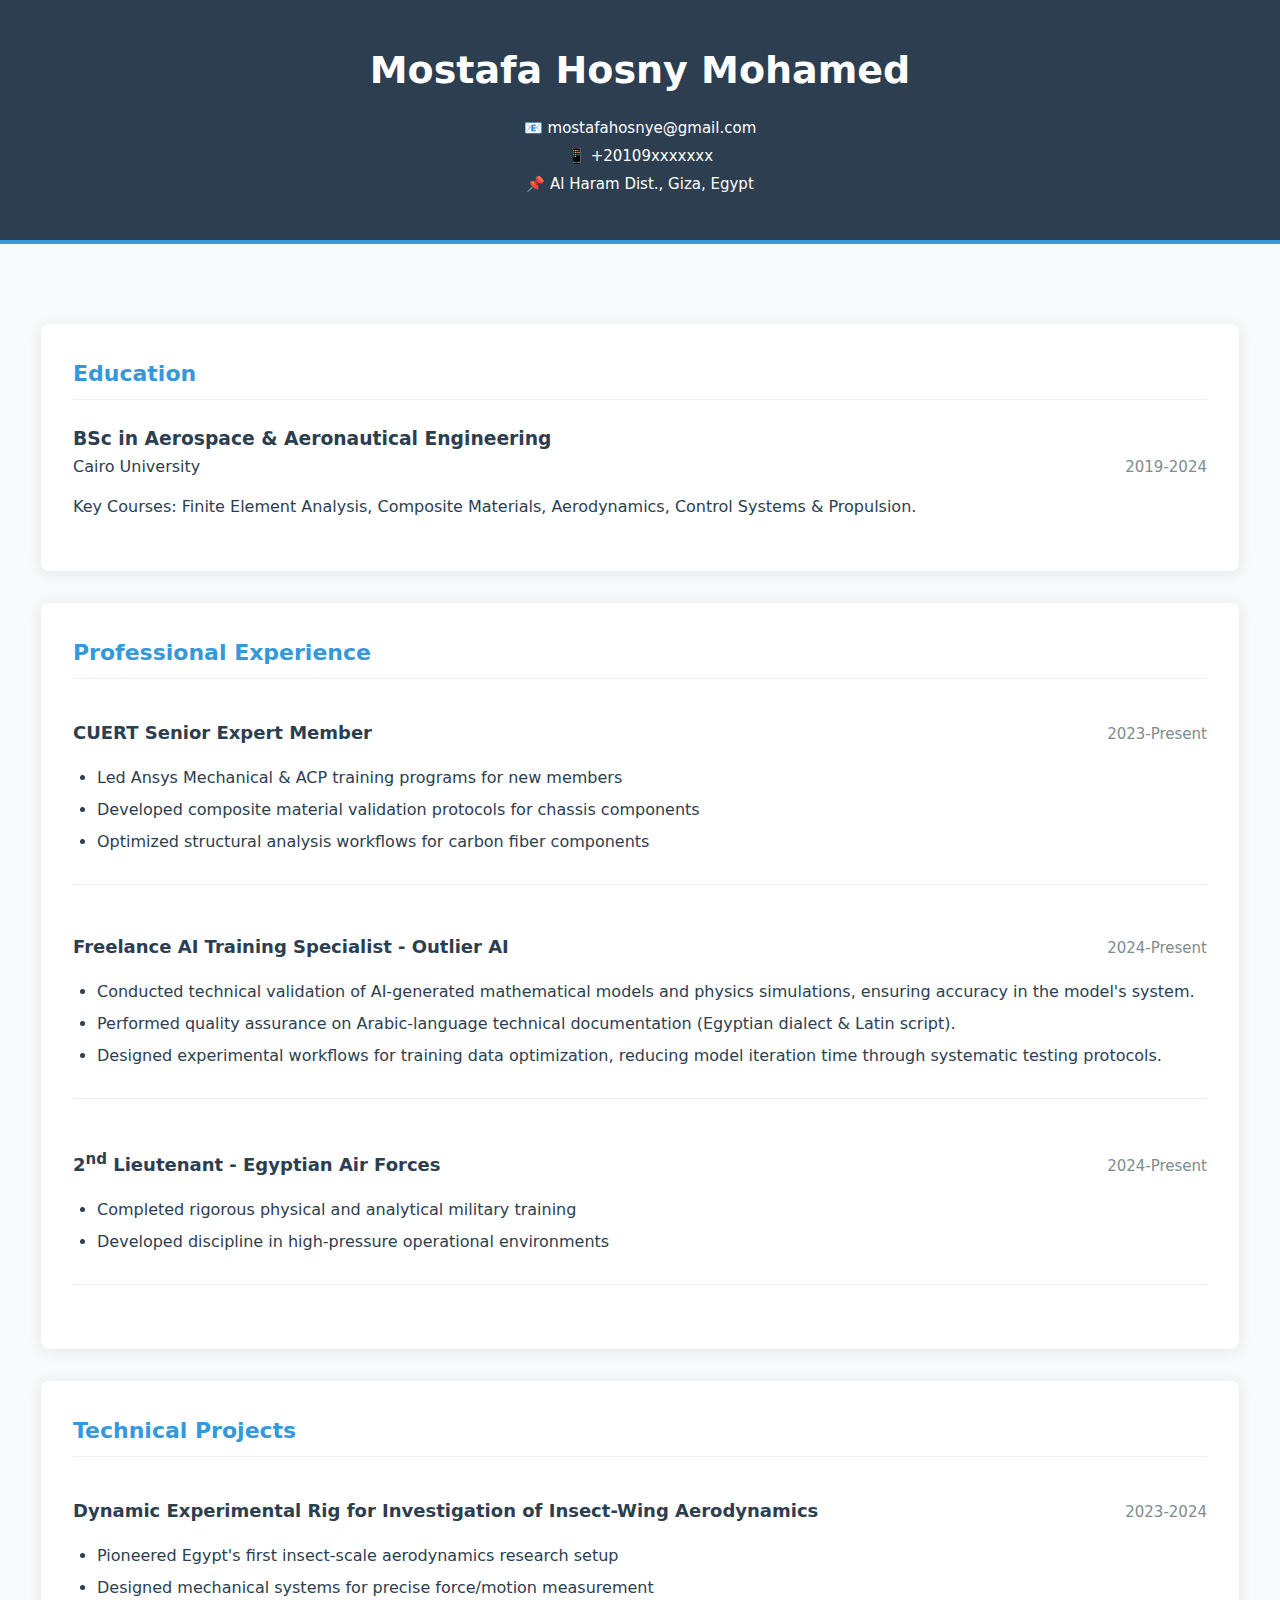
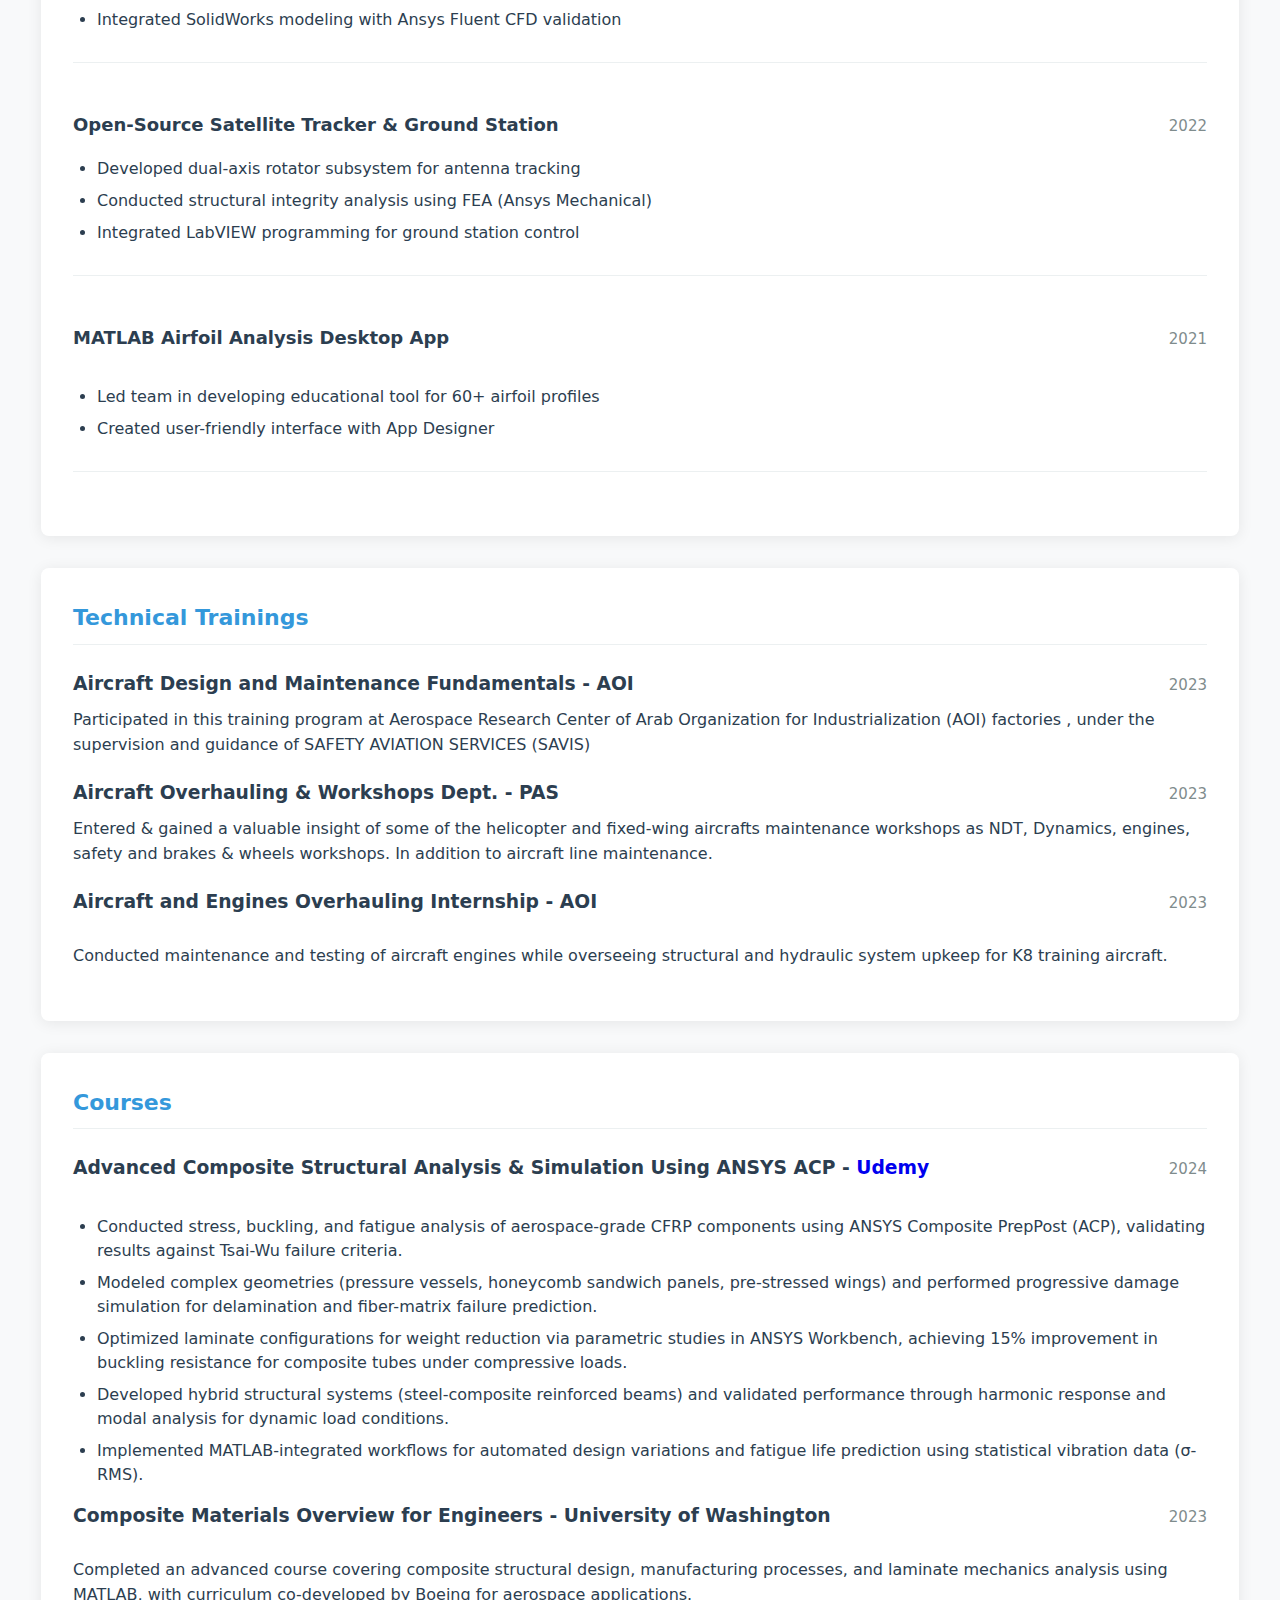
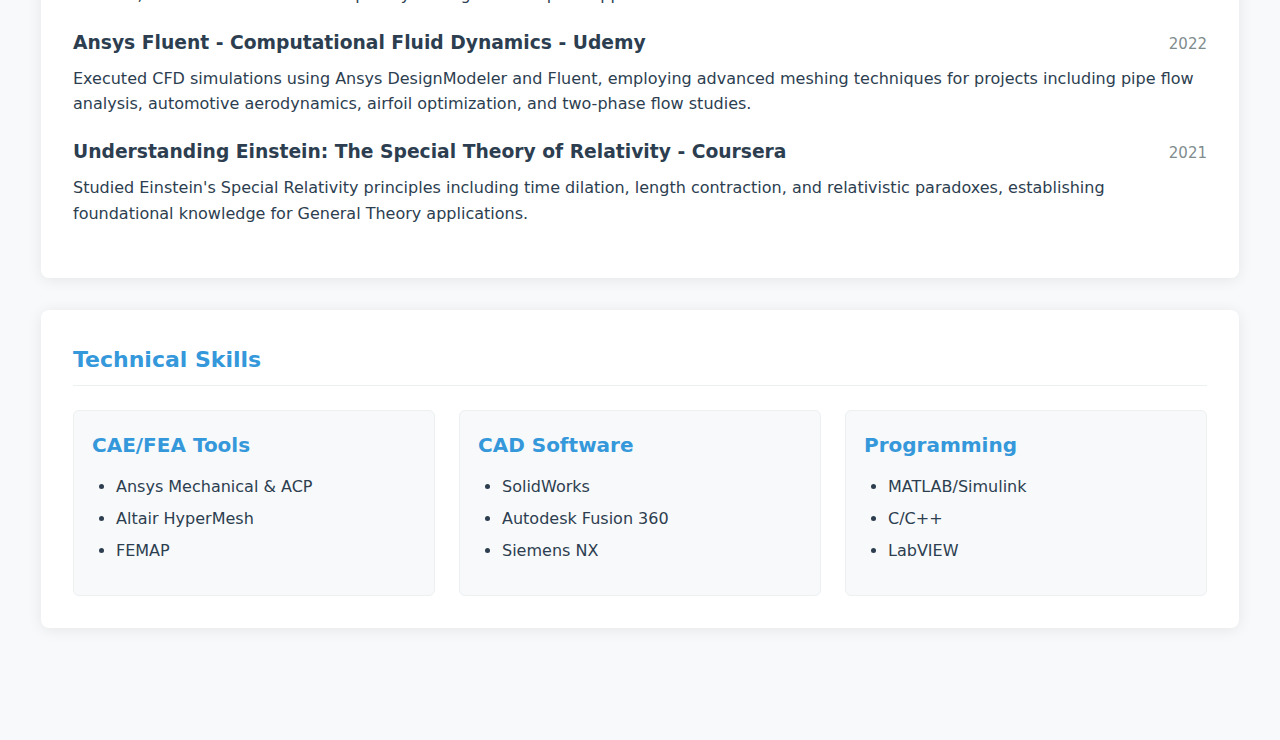
<file: index.html>
<!DOCTYPE html>
<html lang="en">
<head>
    <meta charset="UTF-8">
    <meta name="viewport" content="width=device-width, initial-scale=1.0">
    <title>Mostafa Hosny - Aerospace Engineer</title>
    <link rel="stylesheet" href="style.css">
</head>
<body>
    <header class="header">
        <h1>Mostafa Hosny Mohamed</h1>
        <div class="contact_info">
            <p>📧 mostafahosnye@gmail.com </p> 
            <p>📱 +20109xxxxxxx</p>
            <p>📌 Al Haram Dist., Giza, Egypt </p>
        </div>
    </header>

    <main class="container">
        <!-- Education Section -->
        <section class="section">
            <h2>Education</h2>
            <div class="edu_info">
                <h3>BSc in Aerospace & Aeronautical Engineering</h3>
                <div class="title-date-container">
                    <p class="institution">Cairo University </p>
                    <span class="date">2019-2024</span>
                </div>
                <p class="key-courses"> Key Courses: Finite Element Analysis, Composite Materials, Aerodynamics, Control Systems & Propulsion.</p>
            </div>
        </section>

        <!-- Professional Experience -->
        <section class="section">
            <h2>Professional Experience</h2>
            <div class="experience-item">
                <div class="title-date-container">
                    <h3>CUERT Senior Expert Member</h3>
                    <span class="date">2023-Present</span>
                </div>
                <ul>
                    <li>Led Ansys Mechanical & ACP training programs for new members</li>
                    <li>Developed composite material validation protocols for chassis components</li>
                    <li>Optimized structural analysis workflows for carbon fiber components</li>
                </ul>
            </div>
            
            <div class="experience-item">
                <div class="title-date-container">
                    <h3>Freelance AI Training Specialist - Outlier AI</h3>
                    <span class="date">2024-Present</span>
                </div>
                    <ul>
                        <li>Conducted technical validation of AI-generated mathematical models and physics simulations, ensuring accuracy in the model's system.</li>
                        <li>Performed quality assurance on Arabic-language technical documentation (Egyptian dialect & Latin script).</li>
                        <li>Designed experimental workflows for training data optimization, reducing model iteration time through systematic testing protocols.</li>
                    </ul>
            </div>
            
            <div class="experience-item">
                
                <div class="title-date-container">
                    <h3>2<sup>nd</sup> Lieutenant - Egyptian Air Forces</h3>
                    <span class="date">2024-Present</span>
                </div>
                
                <ul>
                    <li>Completed rigorous physical and analytical military training</li>
                    <li>Developed discipline in high-pressure operational environments</li>
                </ul>
            </div>
        </section>

        <!-- Technical Projects -->
        <section class="section">
            <h2>Technical Projects</h2>
            
            <div class="project-item">
                <div class="title-date-container">
                    <h3>Dynamic Experimental Rig for Investigation of Insect-Wing Aerodynamics</h3>
                    <span class="date">2023-2024</span>
                </div>

                <ul>
                    <li>Pioneered Egypt's first insect-scale aerodynamics research setup</li>
                    <li>Designed mechanical systems for precise force/motion measurement</li>
                    <li>Integrated SolidWorks modeling with Ansys Fluent CFD validation</li>
                </ul>
            </div>

            <div class="project-item">
                <div class="title-date-container">
                    <h3>Open-Source Satellite Tracker & Ground Station</h3>
                    <span class="date">2022</span>
                </div>

                <ul>
                    <li>Developed dual-axis rotator subsystem for antenna tracking</li>
                    <li>Conducted structural integrity analysis using FEA (Ansys Mechanical)</li>
                    <li>Integrated LabVIEW programming for ground station control</li>
                </ul>
            </div>

            <div class="project-item">
                <div class="title-date-container">
                    <h3>MATLAB Airfoil Analysis Desktop App</h3>
                    <p class="date">2021</p>
                </div>

                <ul>
                    <li>Led team in developing educational tool for 60+ airfoil profiles</li>
                    <li>Created user-friendly interface with App Designer</li>
                </ul>
            </div>
        </section>

        <!-- Trainings -->
        <section class="section">
            <h2>Technical Trainings</h2>
            
            <div class="training-item">
                <div class="title-date-container">
                    <h3>Aircraft Design and Maintenance Fundamentals - AOI</h3>
                    <span class="date">2023</span>
                </div>
                <p>Participated in this training program at Aerospace Research Center of Arab Organization for Industrialization
                    (AOI) factories , under the supervision and guidance of SAFETY AVIATION SERVICES (SAVIS)</p>
            </div>

            <div class="training-item">
                <div class="title-date-container">
                    <h3>Aircraft Overhauling & Workshops Dept. - PAS</h3>
                    <span class="date">2023</span>
                </div>
                <p>Entered & gained a valuable insight of some of the helicopter and fixed-wing aircrafts maintenance workshops
                    as NDT, Dynamics, engines, safety and brakes & wheels workshops. In addition to aircraft line maintenance.</p>
            </div>

            <div class="training-item">
                <div class="title-date-container">
                    <h3>Aircraft and Engines Overhauling Internship - AOI</h3>
                    <p class="date">2023</p>
                </div>
                <p>Conducted maintenance and testing of aircraft engines while overseeing structural and hydraulic system upkeep for K8 training aircraft.</p>
            </div>
        </section>     

        <!-- Courses -->
         
        <section class="section">
            <h2>Courses</h2>
            <div class="training-item">
                <div class="title-date-container">
                    <h3>Advanced Composite Structural Analysis & Simulation Using ANSYS ACP - <a href="https://www.udemy.com/course/ansys-tutorial/?referralCode=5AE22462BA44DB4CE9E3&couponCode=CP130525">Udemy</a></h3>
                    <p class="date">2024</p>
                </div>
                <ul>
                    <li>Conducted stress, buckling, and fatigue analysis of aerospace-grade CFRP components using ANSYS Composite PrepPost (ACP), validating results against Tsai-Wu failure criteria.</li>
                    <li>Modeled complex geometries (pressure vessels, honeycomb sandwich panels, pre-stressed wings) and performed progressive damage simulation for delamination and fiber-matrix failure prediction.</li>
                    <li>Optimized laminate configurations for weight reduction via parametric studies in ANSYS Workbench, achieving 15% improvement in buckling resistance for composite tubes under compressive loads.</li>
                    <li>Developed hybrid structural systems (steel-composite reinforced beams) and validated performance through harmonic response and modal analysis for dynamic load conditions.</li>
                    <li>Implemented MATLAB-integrated workflows for automated design variations and fatigue life prediction using statistical vibration data (σ-RMS).</li>
                </ul>
            </div>
            <div class="training-item">
                <div class="title-date-container">
                    <h3>Composite Materials Overview for Engineers - University of Washington</h3>
                    <p class="date">2023</p>
                </div>
                <p>Completed an advanced course covering composite structural design, manufacturing processes, and laminate mechanics analysis using MATLAB, with curriculum co-developed by Boeing for aerospace applications.</p>
            </div>

            <div class="training-item">
                <div class="title-date-container">
                    <h3>Ansys Fluent - Computational Fluid Dynamics - Udemy</h3>
                    <span class="date">2022</span>
                </div>
                <p>Executed CFD simulations using Ansys DesignModeler and Fluent, employing advanced meshing techniques for projects including pipe flow analysis, automotive aerodynamics, airfoil optimization, and two-phase flow studies.</p>
                
            </div>

            <div class="training-item">
                <div class="title-date-container">
                    <h3>Understanding Einstein: The Special Theory of Relativity - Coursera</h3>
                    <span class="date">2021</span>
                </div>
                <p>Studied Einstein's Special Relativity principles including time dilation, length contraction, and relativistic paradoxes, establishing foundational knowledge for General Theory applications.</p>
            </div>


        </section>        

        <!-- Skills Section -->
        <section class="section">
            <h2>Technical Skills</h2>
            <div class="skills-div">
                <div class="skill-cat">
                    <h4>CAE/FEA Tools</h4>
                    <ul>
                        <li>Ansys Mechanical & ACP</li>
                        <li>Altair HyperMesh</li>
                        <li>FEMAP</li>
                    </ul>
                </div>

                <div class="skill-cat">
                    <h4>CAD Software</h4>
                    <ul>
                        <li>SolidWorks</li>
                        <li>Autodesk Fusion 360</li>
                        <li>Siemens NX</li>
                    </ul>
                </div>

                <div class="skill-cat">
                    <h4>Programming</h4>
                    <ul>
                        <li>MATLAB/Simulink</li>
                        <li>C/C++</li>
                        <li>LabVIEW</li>
                    </ul>
                </div>
            </div>
        </section>
    </main>
</body>
</html>
</file>
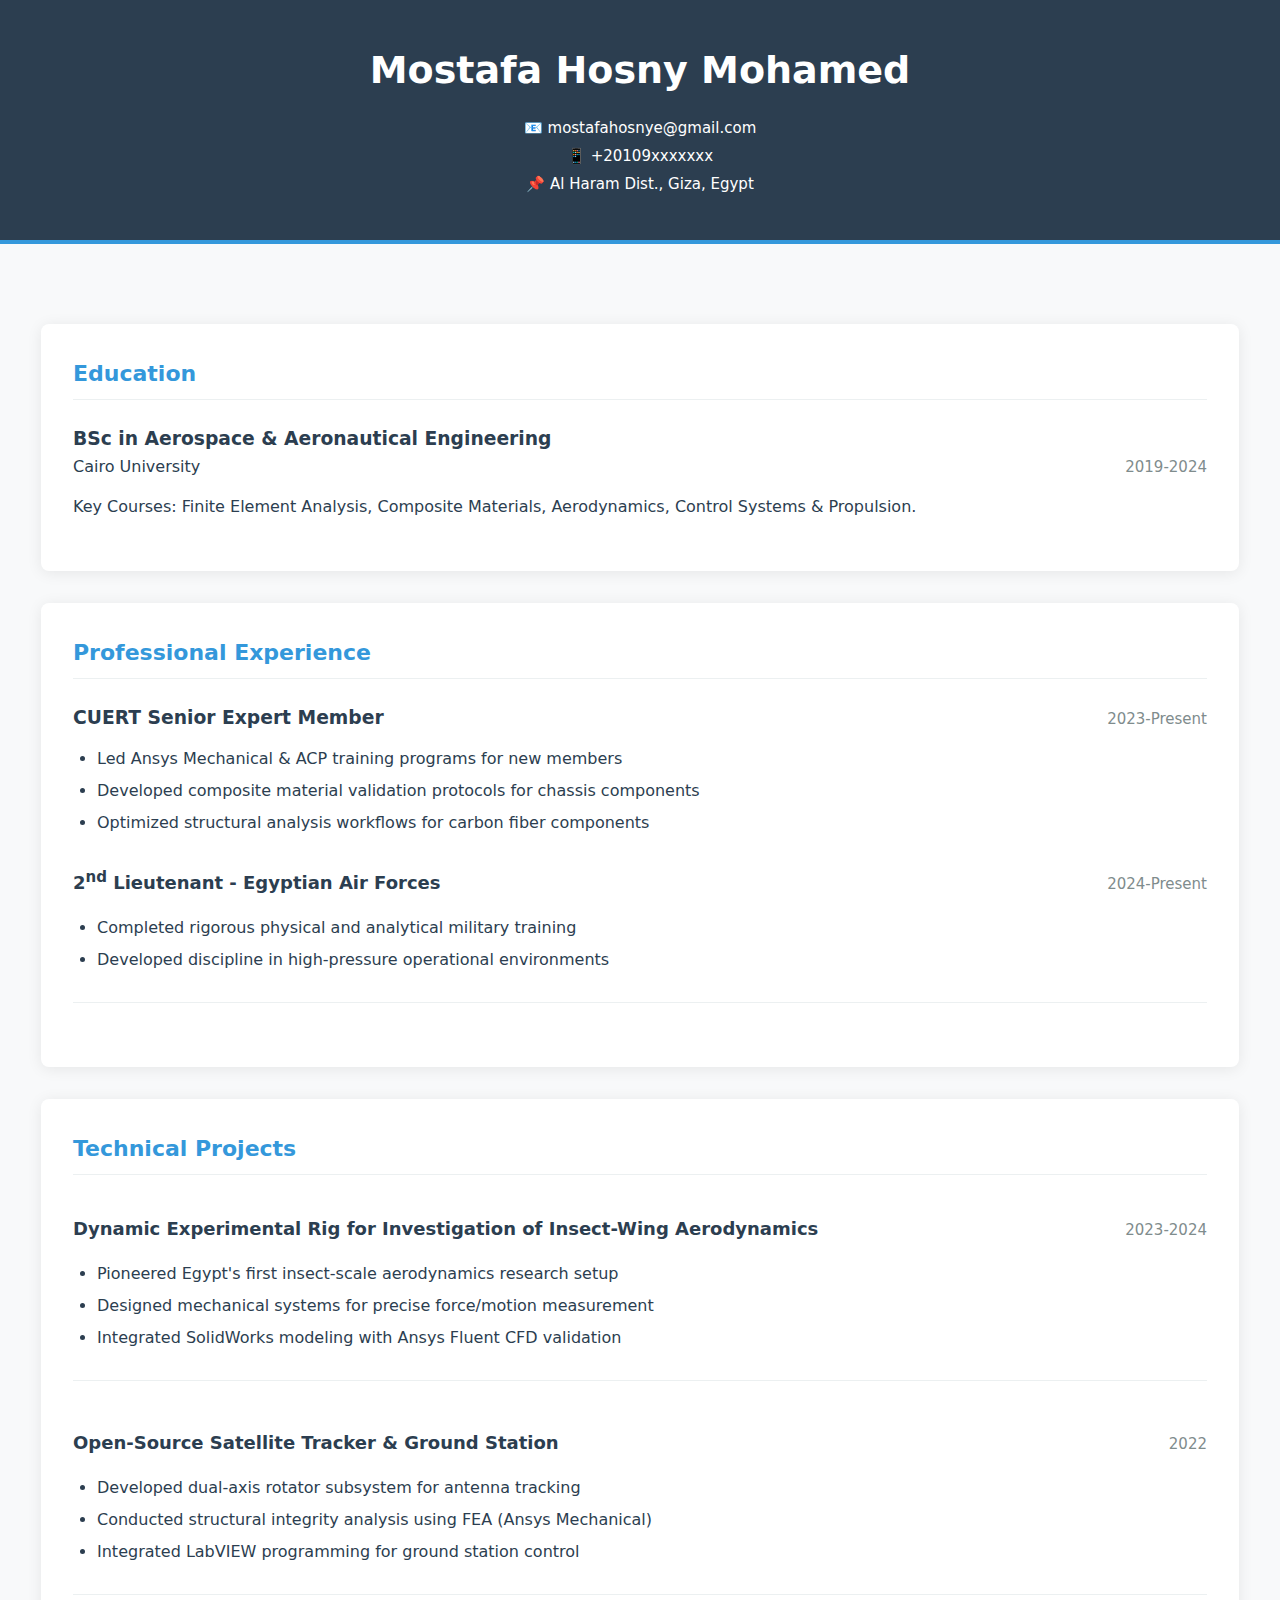
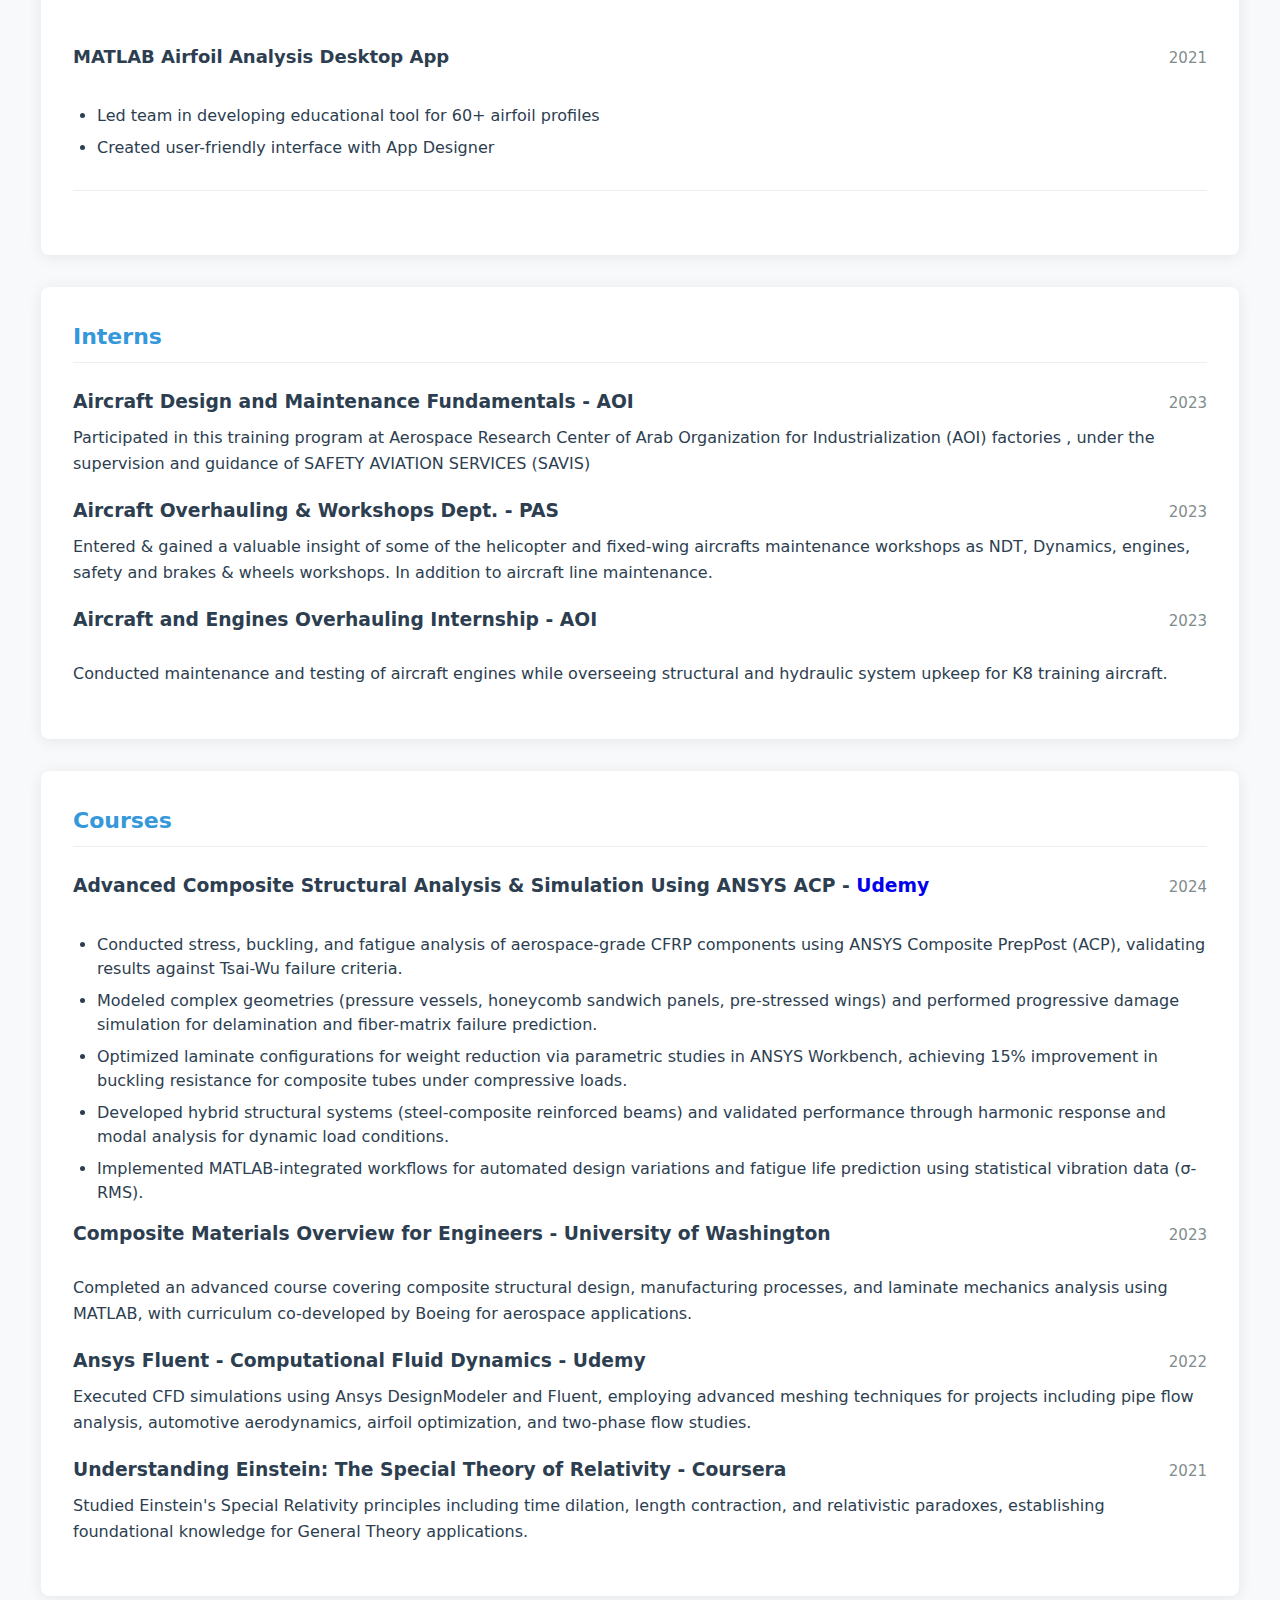
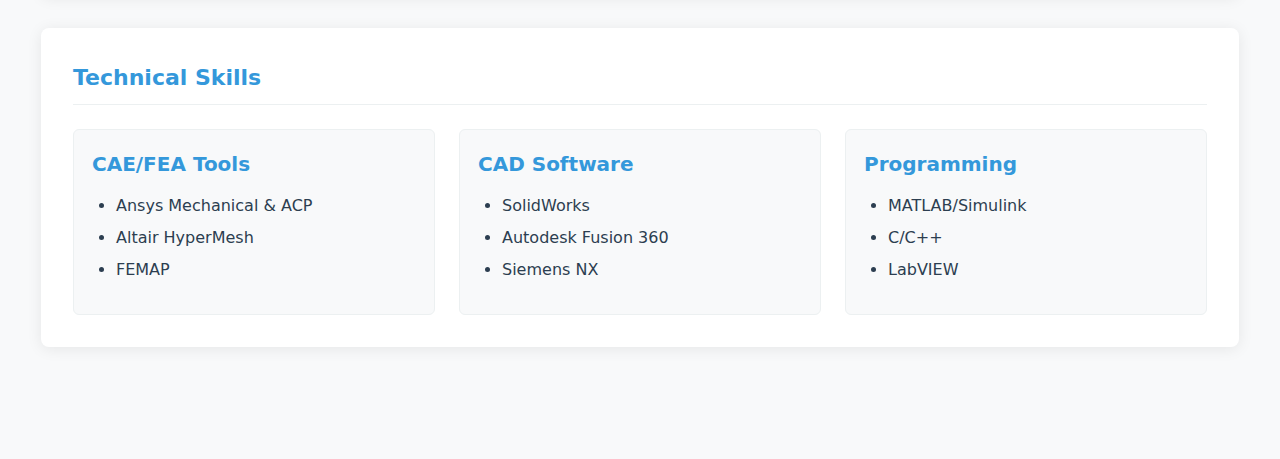
<file: doc.html>
<!DOCTYPE html>
<html lang="en">
<head>
    <meta charset="UTF-8">
    <meta name="viewport" content="width=device-width, initial-scale=1.0">
    <title>Mostafa Hosny - Aerospace Engineer</title>
    <link rel="stylesheet" href="style.css">
</head>
<body>
    <header class="header">
        <h1>Mostafa Hosny Mohamed</h1>
        <div class="contact_info">
            <p>📧 mostafahosnye@gmail.com </p> 
            <p>📱 +20109xxxxxxx</p>
            <p>📌 Al Haram Dist., Giza, Egypt </p>
        </div>
    </header>

    <main class="container">
        <!-- Education Section -->
        <section class="section">
            <h2>Education</h2>
            <div class="edu_info">
                <h3>BSc in Aerospace & Aeronautical Engineering</h3>
                <div class="title-date-container">
                    <p class="institution">Cairo University </p>
                    <span class="date">2019-2024</span>
                </div>
                <p class="key-courses"> Key Courses: Finite Element Analysis, Composite Materials, Aerodynamics, Control Systems & Propulsion.</p>
            </div>
        </section>

        <!-- Professional Experience -->
        <section class="section">
            <h2>Professional Experience</h2>
            <div class="title-date-container">
                <h3>CUERT Senior Expert Member</h3>
                <span class="date">2023-Present</span>
            </div>
                <ul>
                    <li>Led Ansys Mechanical & ACP training programs for new members</li>
                    <li>Developed composite material validation protocols for chassis components</li>
                    <li>Optimized structural analysis workflows for carbon fiber components</li>
                </ul>
            </div>

            <div class="experience-item">
                
                <div class="title-date-container">
                    <h3>2<sup>nd</sup> Lieutenant - Egyptian Air Forces</h3>
                    <span class="date">2024-Present</span>
                </div>
                
                <ul>
                    <li>Completed rigorous physical and analytical military training</li>
                    <li>Developed discipline in high-pressure operational environments</li>
                </ul>
            </div>
        </section>

        <!-- Technical Projects -->
        <section class="section">
            <h2>Technical Projects</h2>
            
            <div class="project-item">
                <div class="title-date-container">
                    <h3>Dynamic Experimental Rig for Investigation of Insect-Wing Aerodynamics</h3>
                    <span class="date">2023-2024</span>
                </div>

                <ul>
                    <li>Pioneered Egypt's first insect-scale aerodynamics research setup</li>
                    <li>Designed mechanical systems for precise force/motion measurement</li>
                    <li>Integrated SolidWorks modeling with Ansys Fluent CFD validation</li>
                </ul>
            </div>

            <div class="project-item">
                <div class="title-date-container">
                    <h3>Open-Source Satellite Tracker & Ground Station</h3>
                    <span class="date">2022</span>
                </div>

                <ul>
                    <li>Developed dual-axis rotator subsystem for antenna tracking</li>
                    <li>Conducted structural integrity analysis using FEA (Ansys Mechanical)</li>
                    <li>Integrated LabVIEW programming for ground station control</li>
                </ul>
            </div>

            <div class="project-item">
                <div class="title-date-container">
                    <h3>MATLAB Airfoil Analysis Desktop App</h3>
                    <p class="date">2021</p>
                </div>

                <ul>
                    <li>Led team in developing educational tool for 60+ airfoil profiles</li>
                    <li>Created user-friendly interface with App Designer</li>
                </ul>
            </div>
        </section>

        <!-- Interns -->
        <section class="section">
            <h2>Interns</h2>
            
            <div class="intern-item">
                <div class="title-date-container">
                    <h3>Aircraft Design and Maintenance Fundamentals - AOI</h3>
                    <span class="date">2023</span>
                </div>
                <p>Participated in this training program at Aerospace Research Center of Arab Organization for Industrialization
                    (AOI) factories , under the supervision and guidance of SAFETY AVIATION SERVICES (SAVIS)</p>
            </div>

            <div class="intern-item">
                <div class="title-date-container">
                    <h3>Aircraft Overhauling & Workshops Dept. - PAS</h3>
                    <span class="date">2023</span>
                </div>
                <p>Entered & gained a valuable insight of some of the helicopter and fixed-wing aircrafts maintenance workshops
                    as NDT, Dynamics, engines, safety and brakes & wheels workshops. In addition to aircraft line maintenance.</p>
            </div>

            <div class="intern-item">
                <div class="title-date-container">
                    <h3>Aircraft and Engines Overhauling Internship - AOI</h3>
                    <p class="date">2023</p>
                </div>
                <p>Conducted maintenance and testing of aircraft engines while overseeing structural and hydraulic system upkeep for K8 training aircraft.</p>
            </div>
        </section>     

        <!-- Courses -->
         
        <section class="section">
            <h2>Courses</h2>
            <div class="intern-item">
                <div class="title-date-container">
                    <h3>Advanced Composite Structural Analysis & Simulation Using ANSYS ACP - <a href="https://www.udemy.com/course/ansys-tutorial/?referralCode=5AE22462BA44DB4CE9E3&couponCode=CP130525">Udemy</a></h3>
                    <p class="date">2024</p>
                </div>
                <ul>
                    <li>Conducted stress, buckling, and fatigue analysis of aerospace-grade CFRP components using ANSYS Composite PrepPost (ACP), validating results against Tsai-Wu failure criteria.</li>
                    <li>Modeled complex geometries (pressure vessels, honeycomb sandwich panels, pre-stressed wings) and performed progressive damage simulation for delamination and fiber-matrix failure prediction.</li>
                    <li>Optimized laminate configurations for weight reduction via parametric studies in ANSYS Workbench, achieving 15% improvement in buckling resistance for composite tubes under compressive loads.</li>
                    <li>Developed hybrid structural systems (steel-composite reinforced beams) and validated performance through harmonic response and modal analysis for dynamic load conditions.</li>
                    <li>Implemented MATLAB-integrated workflows for automated design variations and fatigue life prediction using statistical vibration data (σ-RMS).</li>
                </ul>
            </div>
            <div class="intern-item">
                <div class="title-date-container">
                    <h3>Composite Materials Overview for Engineers - University of Washington</h3>
                    <p class="date">2023</p>
                </div>
                <p>Completed an advanced course covering composite structural design, manufacturing processes, and laminate mechanics analysis using MATLAB, with curriculum co-developed by Boeing for aerospace applications.</p>
            </div>

            <div class="intern-item">
                <div class="title-date-container">
                    <h3>Ansys Fluent - Computational Fluid Dynamics - Udemy</h3>
                    <span class="date">2022</span>
                </div>
                <p>Executed CFD simulations using Ansys DesignModeler and Fluent, employing advanced meshing techniques for projects including pipe flow analysis, automotive aerodynamics, airfoil optimization, and two-phase flow studies.</p>
                
            </div>

            <div class="intern-item">
                <div class="title-date-container">
                    <h3>Understanding Einstein: The Special Theory of Relativity - Coursera</h3>
                    <span class="date">2021</span>
                </div>
                <p>Studied Einstein's Special Relativity principles including time dilation, length contraction, and relativistic paradoxes, establishing foundational knowledge for General Theory applications.</p>
            </div>


        </section>        

        <!-- Skills Section -->
        <section class="section">
            <h2>Technical Skills</h2>
            <div class="skills-div">
                <div class="skill-cat">
                    <h4>CAE/FEA Tools</h4>
                    <ul>
                        <li>Ansys Mechanical & ACP</li>
                        <li>Altair HyperMesh</li>
                        <li>FEMAP</li>
                    </ul>
                </div>

                <div class="skill-cat">
                    <h4>CAD Software</h4>
                    <ul>
                        <li>SolidWorks</li>
                        <li>Autodesk Fusion 360</li>
                        <li>Siemens NX</li>
                    </ul>
                </div>

                <div class="skill-cat">
                    <h4>Programming</h4>
                    <ul>
                        <li>MATLAB/Simulink</li>
                        <li>C/C++</li>
                        <li>LabVIEW</li>
                    </ul>
                </div>
            </div>
        </section>
    </main>
</body>
</html>
</file>
<file: style.css>
/* Base Styles */
* {
    margin: 0;
    padding: 0;
    box-sizing: border-box;
    font-family: 'Segoe UI', system-ui, sans-serif;
}

body {
    line-height: 1.6;
    color: #2c3e50;
    background-color: #f8f9fa;
}

/* Header Styles */
.header {
    background: #2c3e50;
    color: white;
    padding: 40px 24px;
    text-align: center;
    border-bottom: 4px solid #3498db;
}

.header h1 {
    font-size: 38px;
    margin-bottom: 15px;
}

.contact_info p {
    font-size: 15px;
    margin: 4px 0;
}

/* Main Content */
.container {
    max-width: 1200px;
    margin: auto;
    padding: 80px 1px;
}

/* Section Styling */
.section {
    background: white;
    padding: 32px;
    margin-bottom: 32px;
    border-radius: 8px;
    box-shadow: 0 2px 15px rgba(0,0,0,0.08);
    transition: all 0.5s ease-in-out; /* Apply transition to the base state */

}

.section h2 {
    color: #3498db;
    font-size: 22px;
    margin-bottom: 24px;
    padding-bottom: 8px;
    border-bottom: 1px solid #ecf0f1;}

/* Experience Items */
.experience-item, .project-item {
    margin-bottom: 32px;
    padding: 16px 0;
    border-bottom: 1px solid #ecf0f1;
}


.title-date-container {
  display: flex;
  justify-content: space-between;
  align-items: baseline;
  margin-bottom: 8px;
}

/* .experience-item:last-child, .project-item:last-child {
    border-bottom: none;
} */

.experience-item h3, .project-item h3 {
    color: #2c3e50;
    font-size: 18px;
    margin-bottom: 4px;
}

.date {
    color: #7f8c8d;
    font-size: 15px;
}

.institution {
    font-weight: 500;
    margin-bottom: 6px;
}

ul {
    padding-left: 24px;
    margin: 14px 0;
}

ul li {
    margin-bottom: 8px;
    line-height: 1.5;
}

/* Skills Grid */
.skills-div {
    display: grid;
    grid-template-columns: repeat(auto-fit, minmax(250px, 1fr));
    gap: 24px;
    margin-top: 16px;
}

.skill-cat {
    background: #f8f9fa;
    padding: 18px;
    border-radius: 6px;
    border: 1px solid #ecf0f1;
}

.skill-cat h4 {
    color: #3498db;
    margin-bottom: 14px;
    font-size: 20px;
}

.section:hover {
    box-shadow: 10px 10px 50px rgba(0,0,0,0.5); /* box-shadow: offset-x offset-y blur-radius spread-radius color; */
    transition: all 0.3s ease-in-out; /* transition:   the transition will apply to all animatable CSS properties including background-color, transform or opacity*/
    transform: translateY(-10px);
    
}

a {
    text-decoration: none;
}

p {
    margin-bottom: 20px;
}
</file>
